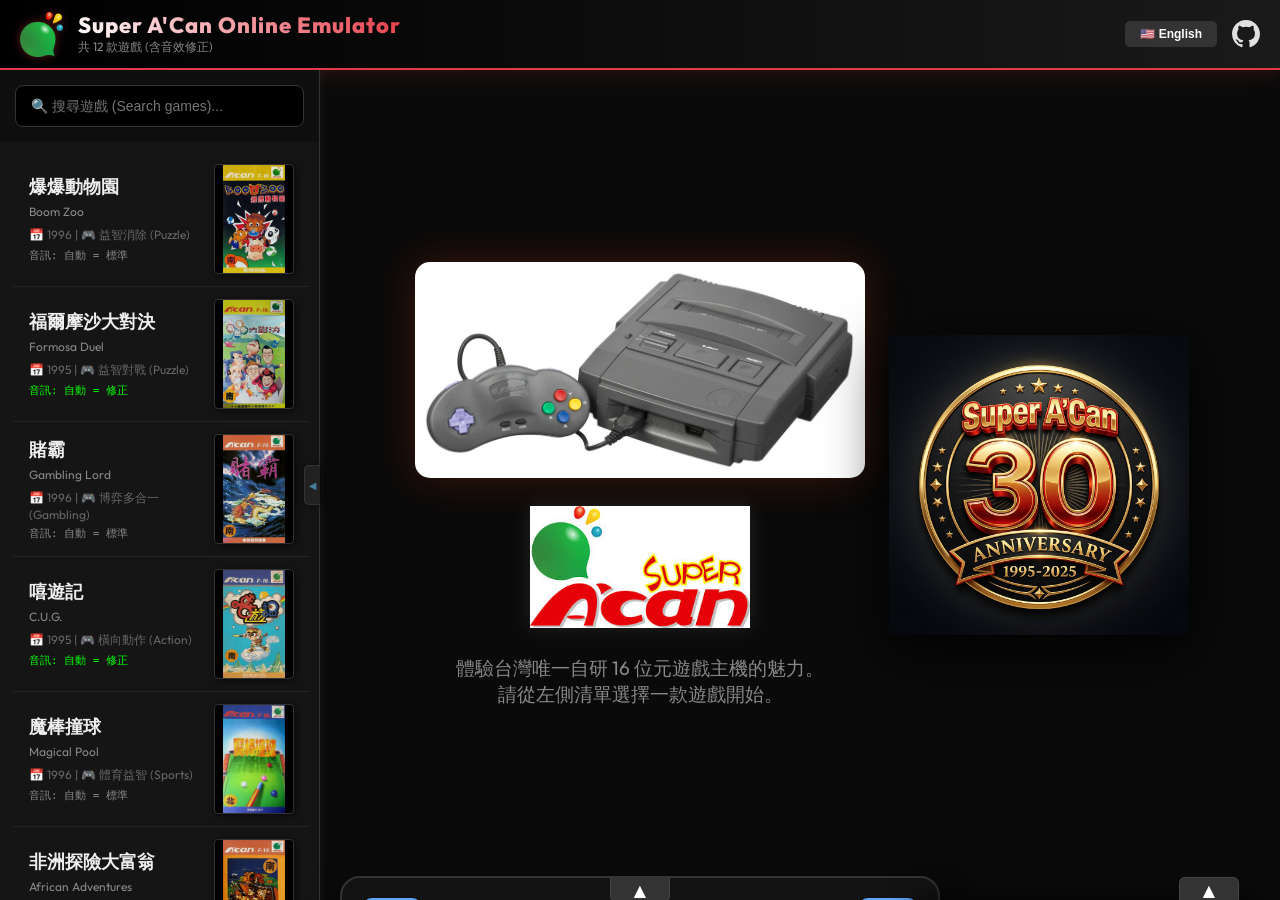
<file: index.html>
<!DOCTYPE html>
<html lang="zh-TW">
<head>
    <meta charset="utf-8">
    <meta name="viewport" content="width=device-width, initial-scale=1.0">
    <title>Super A'Can 線上模擬器 - Funtech 經典再現</title>
    <link rel="icon" type="image/png" href="logo.png">
    <link rel="stylesheet" href="index.css">
    <link rel="preconnect" href="https://fonts.googleapis.com">
    <link rel="preconnect" href="https://fonts.gstatic.com" crossorigin>
    <link href="https://fonts.googleapis.com/css2?family=Outfit:wght@400;600;800&display=swap" rel="stylesheet">
    <style>
        /* Custom Modal */
        .modal-overlay {
            position: fixed;
            top: 0;
            left: 0;
            width: 100%;
            height: 100%;
            background: rgba(0, 0, 0, 0.3);
            display: flex;
            align-items: center;
            justify-content: center;
            z-index: 10000;
            opacity: 0;
            pointer-events: none;
            transition: opacity 0.3s ease;
        }
        /* Default: Fit Mode */
        #canvas {
            width: 100% !important;
            height: auto !important;
            max-width: 100% !important;
            max-height: 100% !important;
            object-fit: contain;
            box-shadow: 0 0 50px rgba(0, 0, 0, 0.8), 0 0 2px var(--primary-color);
            background: #000;
            image-rendering: pixelated;
            image-rendering: crisp-edges;
            display: block;
            margin: 0 auto;
        }

        /* 2x Native Mode */
        #canvas.native-scale {
            width: 640px !important;
            height: 480px !important;
            max-width: none !important;
            max-height: none !important;
            position: absolute;
            top: 50%;
            left: 50%;
            transform: translate(-50%, -50%);
        }
        .modal-overlay.active {
            opacity: 1;
            pointer-events: auto;
        }
        .modal-content {
            background: #1a1a1a;
            border: 2px solid var(--primary-color);
            padding: 2rem;
            border-radius: 12px;
            text-align: center;
            max-width: 400px;
            box-shadow: 0 0 30px rgba(255, 61, 0, 0.3);
            transform: scale(0.9);
            transition: transform 0.3s ease;
        }
        .modal-overlay.active .modal-content {
            transform: scale(1);
        }
        .modal-title {
            color: var(--primary-color);
            font-size: 1.5rem;
            font-weight: 800;
            margin-bottom: 1rem;
        }
        .modal-body {
            color: #ccc;
            margin-bottom: 2rem;
            line-height: 1.6;
        }
        .modal-buttons {
            display: flex;
            gap: 1rem;
            justify-content: center;
        }
        
        /* Debug Drawer */
        .debug-drawer {
            position: fixed;
            bottom: -280px; /* Hide full height */
            right: 20px;
            width: 350px;
            height: 280px;
            background: rgba(0, 0, 0, 0.95);
            border: 1px solid #444;
            border-bottom: none;
            border-radius: 10px 10px 0 0;
            z-index: 10000;
            transition: bottom 0.3s cubic-bezier(0.4, 0, 0.2, 1);
            display: flex;
            flex-direction: column;
            box-shadow: 0 -5px 25px rgba(0,0,0,0.5);
        }
        /* Info Panel */
        .info-panel {
            width: 300px;
            height: 100%;
            min-height: 0;
            background: var(--panel-bg);
            border-left: 1px solid var(--border-color);
            padding: 20px;
            overflow-y: auto;
            transition: transform 0.3s cubic-bezier(0.4, 0, 0.2, 1), margin-right 0.3s cubic-bezier(0.4, 0, 0.2, 1);
            z-index: 1000;
            flex-shrink: 0;
        }

        .info-panel.collapsed {
            transform: translateX(100%);
            margin-right: -300px;
        }
        .debug-drawer.active {
            bottom: 0;
        }
        .debug-handle {
            width: 60px;
            height: 24px;
            background: #333;
            color: #fff;
            display: flex;
            align-items: center;
            justify-content: center;
            font-size: 16px;
            font-weight: 800;
            cursor: pointer;
            border-radius: 6px 6px 0 0;
            border: 1px solid #444;
            border-bottom: none;
            position: absolute;
            top: -24px;
            right: 20px;
            transition: background 0.2s, color 0.2s;
        }
        .debug-handle:hover {
            background: #333;
            color: var(--primary-color);
        }
        
        .debug-drawer.active .debug-handle {
            top: 0;
            border-radius: 0 0 6px 6px;
            border-top: none;
            border-bottom: 1px solid #444;
        }
        #debugLog {
            flex: 1;
            padding: 10px;
            font-family: monospace;
            font-size: 11px;
            color: #0f0;
            overflow-y: auto;
            user-select: text;
        }
    </style>
</head>
<body>
    <div class="header">
            <div class="header-left" onclick="goHome()" style="cursor: pointer;">
                <img src="logo.png" class="header-logo" alt="A'Can Logo">
                <div style="display: flex; flex-direction: column;">
                    <h1 style="margin: 0; line-height: 1.2;">Super A'Can Online Emulator</h1>
                    <p id="subTitle" style="font-size: 12px; color: var(--text-muted); margin: 0;"></p>
                </div>
            </div>
        <div class="header-right" style="display: flex; align-items: center; gap: 15px;">
            <button class="btn" id="langToggle">🇹🇼 中文</button>
            <a href="https://github.com/anomixer/superacan-web" class="github-icon" aria-label="View source on GitHub" target="_blank" rel="noopener noreferrer" style="color: var(--text-color); text-decoration: none; display: flex; align-items: center; transition: color 0.3s;">
                <svg height="28" aria-hidden="true" viewBox="0 0 16 16" width="28" data-view-component="true" style="fill: currentColor;">
                    <path d="M8 0c4.42 0 8 3.58 8 8a8.013 8.013 0 0 1-5.45 7.59c-.4.08-.55-.17-.55-.38 0-.27.01-1.13.01-2.2 0-.75-.25-1.23-.54-1.48 1.78-.2 3.65-.88 3.65-3.95 0-.88-.31-1.59-.82-2.15.08-.2.32-1.02-.08-2.12 0 0-.67-.22-2.2.82a7.42 7.42 0 0 0-4 0c-1.53-1.04-2.2-.82-2.2-.82-.4 1.1-.16 1.92-.08 2.12-.51.56-.82 1.28-.82 2.15 0 3.06 1.86 3.75 3.64 3.95-.23.2-.44.55-.51 1.07-.46.21-1.61.55-2.33-.66-.15-.24-.6-.83-1.23-.82-.67.01-.27.38.01.53.34.19.73.9.82 1.13.16.45.68 1.31 2.69.94 0 .67.01 1.3.01 1.49 0 .21-.15.45-.55.38A7.995 7.995 0 0 1 0 8c0-4.42 3.58-8 8-8Z"></path>
                </svg>
            </a>
        </div>
    </div>

    <div class="main-container">
        <!-- Sidebar -->
                    <div class="sidebar" id="sidebar">
                        <div class="search-container">
                            <input type="text" class="search-box" id="searchBox" placeholder="🔍 搜尋遊戲 (Search games)...">
                        </div>
                        <div class="game-list" id="gameList"></div>
                    </div>
                    
                    <div class="resizer" id="leftResizer"></div>
                    <div class="drawer-toggle left-toggle" id="sidebarToggle">◀</div>
                    <div class="drawer-toggle right-toggle" id="infoToggle">▶</div>
                    
                    <div class="emulator-area">
            <div class="welcome-screen" id="welcomeScreen">
                <div class="welcome-content">
                    <div class="welcome-main">
                        <a id="consoleLink" href="https://archive.org/details/Super-Acan-Manual" target="_blank" rel="noopener noreferrer">
                            <img src="console.jpg" class="welcome-console-img" alt="Super A'Can Console">
                        </a>
                        <a id="logoLink" href="https://archive.org/details/016ACAN" target="_blank" rel="noopener noreferrer">
                            <img src="welcome-logo.jpg" class="welcome-sub-logo" alt="Funtech Logo">
                        </a>
                        <p style="font-size: 1.2rem; color: #888; max-width: 600px;">
                            體驗台灣唯一自研 16 位元遊戲主機的魅力。<br>
                            請從左側清單選擇一款遊戲開始。
                        </p>
                    </div>
                    <img src="30th-anniversary.png" class="anniversary-badge-home" alt="30th Anniversary">
                </div>
            </div>

            <div class="emulator-container hidden" id="emulatorContainer">
                <div class="emulator-controls">
                    <div class="game-title-bar" id="gameTitleBar">載入中...</div>
                    <div class="control-buttons">
                        <button class="btn" id="muteBtn">🔈 靜音</button>
                        <button class="btn" id="videoBtn" title="切換影像渲染模式">🎨 渲染: 硬體</button>
                        <button class="btn" id="soundBtn" title="切換音訊核心模式">🎵 音訊: 自動</button>
                        <button class="btn btn-primary" id="reloadBtn">🔄 重啟</button>
                        <button class="btn" id="scaleBtn">🔍 2x</button>
                        <button class="btn" id="fullscreenBtn">📺 全螢幕</button>
                    </div>
                </div>
                <div class="emulator-content">
                    <div class="canvas-wrapper">
                        <canvas id="canvas"></canvas>
                        <div id="loadingTip" class="hidden" style="position: absolute; background: rgba(0,0,0,0.8); padding: 20px; border-radius: 10px; color: var(--primary-color); z-index: 10;">
                            🚀 正在加載 WASM 核心，請稍候...
                        </div>
                    </div>

                    <div class="resizer" id="rightResizer"></div>
                    <div class="info-panel" id="infoPanel">
                        <div class="info-section">
                            <h4>遊戲資訊 (Game Info)</h4>
                            <div id="gameInfoContent"></div>
                        </div>
                        <div class="info-section" id="controlsSection">
                            <h4>控制說明 (Controls)</h4>
                            <table class="control-table" id="p1p2Table">
                                <thead>
                                    <tr id="tableHeader"></tr>
                                </thead>
                                <tbody id="tableBody"></tbody>
                            </table>
                        </div>
                        <div class="info-section" id="mameSection">
                            <h4>MAME 操作</h4>
                            <table class="control-table">
                                <thead>
                                    <tr id="mameHeader"></tr>
                                </thead>
                                <tbody id="mameBody"></tbody>
                            </table>
                        </div>
                        <div class="info-section" id="aboutSection">
                            <h4>關於 Super A'Can</h4>
                            <p id="aboutText" style="margin-bottom: 10px;">...</p>
                            <div id="specsText" style="font-size: 11px; color: #aaa; background: #222; padding: 10px; border-radius: 5px; font-family: monospace;"></div>
                        </div>
                    </div>
                </div>
            </div>
        </div>
    </div>

    <!-- Custom Modal -->
    <div class="modal-overlay" id="confirmModal">
        <div class="modal-content">
            <div class="modal-title">切換遊戲？</div>
            <div class="modal-body">
                切換遊戲需要重新啟動模擬器環境，確定要離開目前的遊戲嗎？
            </div>
            <div class="modal-buttons">
                <button class="btn" id="modalCancel">取消</button>
                <button class="btn btn-primary" id="modalConfirm">確定</button>
            </div>
        </div>
    </div>

    <!-- Scripts -->
    <script src="games.js"></script>
    <script src="loader.js"></script>

    <script>
        // Global State
        let currentGame = null;
        let currentLang = localStorage.getItem('lang') || 'zh';

        const langMap = {
            zh: {
                title: "Super A'Can Online Emulator",
                subtitle: "共 12 款遊戲 (含音效修正)",
                searchPlaceholder: "🔍 搜尋遊戲 (Search games)...",
                langBtn: "🇺🇸 English",
                gameInfo: "遊戲資訊",
                controls: "控制說明 (可按 TAB 叫出選單更改)",
                mameKeys: "MAME 操作",
                aboutAcan: "關於 Super A'Can",
                arrows: "方向鍵: 移動",
                mameCols: ["按鍵", "功能"],
                mameData: [
                    ["Shift+F6", "快速存檔"],
                    ["Shift+F7", "快速讀檔"],
                    ["F6 + 0~9", "指定存檔位"],
                    ["F7 + 0~9", "指定讀檔位"],
                    ["TAB", "MAME 選單"],
                    ["F3", "硬體重置"],
                    ["F5", "暫停遊戲"]
                ],
                mameMenu: "TAB: MAME 選單",
                mameReset: "F3: 硬體重置",
                mamePause: "F5: 暫停遊戲",
                p1p2Cols: ["按鈕", "1P", "2P"],
                p1p2Data: [
                    ["移動", "方向鍵", "RFDG"],
                    ["A", "Ctrl", "A"],
                    ["X", "Alt", "S"],
                    ["B", "Space", "Q"],
                    ["Y", "L-Shift", "W"],
                    ["L", "Z", "E"],
                    ["R", "X", "None"],
                    ["Select", "5", "6"],
                    ["Start", "1", "2"]
                ],
                history: "Super A'Can 是 1995 年由台灣敦煌科技推出的 16 位元遊戲主機。它搭載了強大的 Motorola 68000 處理器，性能在當時足以與世嘉 MD 和任天堂超任匹敵，是台灣遊戲產業史上的傳奇里程碑。",
                specs: "【主要規格】\n- CPU: Motorola 68000 @ 10.74 MHz\n- Sub-CPU: MOS 6502 @ 3.58 MHz\n- Resolution: 320x240, 32768 Colors\n- Sound: 24 Channel PCM\n- VRAM: 128KB | RAM: 64KB",
                mute: "🔈 靜音",
                unmute: "🔊 取消靜音",
                reload: "🔄 重啟",
                fullscreen: "📺 全螢幕",
                scaleFit: "🔍 切成縮放適應",
                scaleNative: "🔍 切成原生 2x",
                videoAccel: "🎨 渲染: 硬體",
                videoSoft: "🎨 渲染: 軟體",
                soundAuto: "🎵 音訊: 自動",
                soundOriginal: "🎵 音訊: 標準",
                soundFixed: "🎵 音訊: 修正",
                videoTitle: "切換影像渲染模式",
                soundTitle: "切換音訊核心模式",
                tipSoundAuto: "已切換為 自動選擇音訊核心 (重啟後生效)",
                tipSoundOriginal: "已切換為 標準音訊核心 (重啟後生效)",
                tipSoundFixed: "已切換為 修正音訊核心 (重啟後生效)",
                tipAccel: "已切換為 硬體加速 (重啟後生效)",
                tipSoft: "已切換為 軟體渲染 (重啟後生效)",
                loading: "🚀 正在加載 WASM 核心，請稍候...",
                welcomeTip: "請從左側清單選擇一款遊戲開始。",
                welcomeTitle: "體驗台灣唯一自研 16 位元遊戲主機的魅力。",
                consoleManual: "A'Can 使用說明書",
                logoSpecial: "尖端出版社 電視遊樂雜誌 特別企劃 A'Can特輯 - 介紹台灣本土於1995年推出的 Super A'Can 遊戲機與軟體.",
                exitTitle: "退出遊戲？",
                exitBody: "確定要離開目前的遊戲回到首頁嗎？",
                switchTitle: "切換遊戲？",
                switchBody: "切換遊戲需要重新啟動模擬器環境，確定要離開目前的遊戲嗎？",
                confirm: "確定",
                cancel: "取消"
            },
            en: {
                title: "Super A'Can Online Emulator",
                subtitle: "12 Games Included (with Sound Fixes)",
                searchPlaceholder: "🔍 Search games...",
                langBtn: "🇹🇼 中文",
                gameInfo: "Game Information",
                controls: "Controls (Press TAB to customize)",
                mameKeys: "Emulator Hotkeys",
                aboutAcan: "About Super A'Can",
                arrows: "Arrows: Move",
                mameCols: ["Key", "Action"],
                mameData: [
                    ["Shift+F6", "Quick Save"],
                    ["Shift+F7", "Quick Load"],
                    ["F6 + 0~9", "Save to Slot"],
                    ["F7 + 0~9", "Load from Slot"],
                    ["TAB", "MAME Menu"],
                    ["F3", "Soft Reset"],
                    ["F5", "Pause Game"]
                ],
                mameMenu: "TAB: MAME Menu",
                mameReset: "F3: Soft Reset",
                mamePause: "F5: Pause Game",
                p1p2Cols: ["Button", "1P", "2P"],
                p1p2Data: [
                    ["Move", "Arrows", "RFDG"],
                    ["A", "Ctrl", "A"],
                    ["X", "Alt", "S"],
                    ["B", "Space", "Q"],
                    ["Y", "L-Shift", "W"],
                    ["L", "Z", "E"],
                    ["R", "X", "None"],
                    ["Select", "5", "6"],
                    ["Start", "1", "2"]
                ],
                history: "Released in 1995 by Funtech (Taiwan), the Super A'Can was a powerful 16-bit console featuring a Motorola 68000 CPU. It was technically superior to many competitors and remains a legendary milestone in Taiwan's gaming history.",
                specs: "[Specifications]\n- CPU: Motorola 68000 @ 10.74 MHz\n- Sub-CPU: MOS 6502 @ 3.58 MHz\n- Resolution: 320x240, 32768 Colors\n- Sound: 24 Channel PCM\n- VRAM: 128KB | RAM: 64KB",
                mute: "🔈 Mute",
                unmute: "🔊 Unmute",
                reload: "🔄 Restart",
                fullscreen: "📺 Fullscreen",
                scaleFit: "🔍 Switch to Fit Screen",
                scaleNative: "🔍 Switch to Native 2x",
                videoAccel: "🎨 Video: Hardware",
                videoSoft: "🎨 Video: Software",
                soundAuto: "🎵 Sound: Auto",
                soundOriginal: "🎵 Sound: Original",
                soundFixed: "🎵 Sound: Fixed",
                videoTitle: "Toggle video rendering mode",
                soundTitle: "Toggle audio core mode",
                tipSoundAuto: "Switched to Auto Sound Core (Takes effect after restart)",
                tipSoundOriginal: "Switched to Original Sound Core (Takes effect after restart)",
                tipSoundFixed: "Switched to Fixed Sound Core (Takes effect after restart)",
                tipAccel: "Switched to Hardware Acceleration (Takes effect after restart)",
                tipSoft: "Switched to Software Rendering (Takes effect after restart)",
                loading: "🚀 Loading WASM core, please wait...",
                welcomeTip: "Please select a game from the list to start.",
                welcomeTitle: "Experience Taiwan's only self-developed 16-bit console.",
                consoleManual: "A'Can Manual (Chinese)",
                logoSpecial: "The special issue, published by Sharp Point Publishing（尖端出版）in 1995, when Taiwanese game console Super A'Can unveiled. (Chinese)",
                exitTitle: "Quit Game?",
                exitBody: "Are you sure you want to quit and return to home?",
                switchTitle: "Switch Game?",
                switchBody: "Switching games requires restarting the emulator environment. Are you sure you want to leave?",
                confirm: "Confirm",
                cancel: "Cancel"
            }
        };

        function updateUIStrings() {
            const t = langMap[currentLang];
            const h1 = document.querySelector('.header-left h1');
            if (h1) h1.textContent = t.title;
            
            const subTitle = document.getElementById('subTitle');
            if (subTitle) subTitle.textContent = t.subtitle;
            document.getElementById('searchBox').placeholder = t.searchPlaceholder;
            
            const consoleLink = document.getElementById('consoleLink');
            if (consoleLink) consoleLink.title = t.consoleManual;
            
            const logoLink = document.getElementById('logoLink');
            if (logoLink) logoLink.title = t.logoSpecial;
            document.getElementById('langToggle').textContent = t.langBtn;
            document.getElementById('loadingTip').textContent = t.loading;
            
            // Buttons
            const muteBtn = document.getElementById('muteBtn');
            const isMuted = muteBtn.textContent.includes('取消') || muteBtn.textContent.includes('Unmute');
            muteBtn.textContent = isMuted ? t.unmute : t.mute;
            document.getElementById('reloadBtn').textContent = t.reload;
            document.getElementById('fullscreenBtn').textContent = t.fullscreen;
            
            const scaleBtn = document.getElementById('scaleBtn');
            const isNative = document.getElementById('canvas').classList.contains('native-scale');
            scaleBtn.textContent = isNative ? t.scaleFit : t.scaleNative;

            const videoBtn = document.getElementById('videoBtn');
            if (videoBtn) {
                videoBtn.textContent = window.videoMode === 'accel' ? t.videoAccel : t.videoSoft;
                videoBtn.title = t.videoTitle;
            }
            const soundBtn = document.getElementById('soundBtn');
            if (soundBtn) {
                soundBtn.title = t.soundTitle;
                if (window.soundMode === 'fixed') soundBtn.textContent = t.soundFixed;
                else if (window.soundMode === 'original') soundBtn.textContent = t.soundOriginal;
                else soundBtn.textContent = t.soundAuto;
            }

            const welcomeContent = document.querySelector('.welcome-content p');
            if (welcomeContent) {
                welcomeContent.innerHTML = `${t.welcomeTitle}<br>${t.welcomeTip}`;
            }

            // Update Global UI Labels
            const sections = document.querySelectorAll('.info-section h4');
            if (sections.length >= 4) {
                sections[0].textContent = t.gameInfo;
                sections[1].textContent = t.controls;
                sections[2].textContent = t.mameKeys;
                sections[3].textContent = t.aboutAcan;
            }

            const tableHeader = document.getElementById('tableHeader');
            if (tableHeader) {
                tableHeader.innerHTML = t.p1p2Cols.map(c => `<th>${c}</th>`).join('');
            }
            const tableBody = document.getElementById('tableBody');
            if (tableBody) {
                tableBody.innerHTML = t.p1p2Data.map(row => 
                    `<tr>${row.map(cell => `<td>${cell}</td>`).join('')}</tr>`
                ).join('');
            }

            const mameHeader = document.getElementById('mameHeader');
            if (mameHeader) {
                mameHeader.innerHTML = t.mameCols.map(c => `<th>${c}</th>`).join('');
            }
            const mameBody = document.getElementById('mameBody');
            if (mameBody) {
                mameBody.innerHTML = t.mameData.map(row => 
                    `<tr>${row.map(cell => `<td>${cell}</td>`).join('')}</tr>`
                ).join('');
            }

            const aboutText = document.getElementById('aboutText');
            if (aboutText) {
                aboutText.textContent = t.history;
            }

            const specsText = document.getElementById('specsText');
            if (specsText) {
                specsText.innerHTML = t.specs.replace(/\n/g, '<br>');
            }

            // Refresh current game info if selected
            if (currentGame) {
                updateInfoPanel(currentGame);
            }

            document.getElementById('modalConfirm').textContent = t.confirm;
            document.getElementById('modalCancel').textContent = t.cancel;

            renderGames(document.getElementById('searchBox').value);
        }

        // Elements
        const gameList = document.getElementById('gameList');
        const searchBox = document.getElementById('searchBox');
        const welcomeScreen = document.getElementById('welcomeScreen');
        const emulatorContainer = document.getElementById('emulatorContainer');
        const gameTitleBar = document.getElementById('gameTitleBar');
        const loadingTip = document.getElementById('loadingTip');

        // Initialization
        window.addEventListener('load', () => {
            updateUIStrings(); // Populate all labels and content immediately
            setupInteractions();
            checkAutoStart();
        });

        // Global callback for loader status
        window.onEmulatorStatus = (text) => {
            if (text && text.includes('Preparing')) {
                loadingTip.classList.remove('hidden');
            } else if (!text || text.includes('complete')) {
                setTimeout(() => loadingTip.classList.add('hidden'), 2000);
            }
        };

        function renderGames(filter = '') {
            gameList.innerHTML = '';
            const filterLower = filter.toLowerCase();
            const filtered = window.games.filter(g => 
                g.name.toLowerCase().includes(filterLower) || 
                g.nameCh.toLowerCase().includes(filterLower)
            );
            const noisyGames = ['formduel', 'jttlaugh', 'speedyd', 'staiwbbl'];

            filtered.forEach(game => {
                const item = document.createElement('div');
                item.className = `game-item ${currentGame?.id === game.id ? 'active' : ''}`;
                const displayName = currentLang === 'zh' ? game.nameCh : game.name;
                const subName = currentLang === 'zh' ? game.name : game.nameCh;
                
                const isNoisy = noisyGames.includes(game.id);
                const soundStatus = currentLang === 'zh' ? 
                    (isNoisy ? '音訊: 自動 = 修正' : '音訊: 自動 = 標準') : 
                    (isNoisy ? 'Sound: Auto = Fixed' : 'Sound: Auto = Original');
                const soundColor = isNoisy ? '#00ff00' : '#888';

                item.innerHTML = `
                    <div class="game-item-info">
                        <h3>${displayName}</h3>
                        <div class="name-en">${subName}</div>
                        <div class="meta">📅 ${game.year} | 🎮 ${game.genre}</div>
                        <div style="font-size: 11px; color: ${soundColor}; margin-top: 4px; font-family: monospace;">${soundStatus}</div>
                    </div>
                    <div class="game-item-thumb">
                        <img src="thumbs/${game.id}.png" 
                             onerror="if(this.src.endsWith('.png')){this.src='thumbs/${game.id}.jpg'}else{this.src='logo.png'}" 
                             alt="${game.name}">
                    </div>
                `;
                item.onclick = () => selectGame(game, item);
                gameList.appendChild(item);
            });
        }

        async function selectGame(game, itemElement) {
            if (currentGame?.id === game.id) return;
            
            // MAME/Emscripten usually doesn't like hot-swapping the whole core
            if (window.Module) {
                const t = langMap[currentLang];
                showModal(() => {
                    sessionStorage.setItem('auto_start_id', game.id);
                    window.location.reload();
                }, t.switchTitle, t.switchBody);
                return;
            }

            currentGame = game;
            document.querySelectorAll('.game-item').forEach(el => el.classList.remove('active'));
            itemElement.classList.add('active');
            
            // Ensure selected item is visible in the sidebar
            itemElement.scrollIntoView({ behavior: 'smooth', block: 'nearest' });

            welcomeScreen.classList.add('hidden');
            emulatorContainer.classList.remove('hidden');
            
            // Auto close sidebar on mobile after selection
            if (window.innerWidth <= 768) {
                const sidebar = document.getElementById('sidebar');
                if (!sidebar.classList.contains('collapsed')) {
                    document.getElementById('sidebarToggle').click();
                }
            }
            
            // Sync toggle positions after showing container
            setTimeout(() => {
                const sidebar = document.getElementById('sidebar');
                const infoPanel = document.getElementById('infoPanel');
                document.getElementById('sidebarToggle').style.left = sidebar.classList.contains('collapsed') ? '0' : `${sidebar.offsetWidth - 16}px`;
                document.getElementById('infoToggle').style.right = infoPanel.classList.contains('collapsed') ? '0' : `${infoPanel.offsetWidth - 16}px`;
            }, 50);

            updateInfoPanel(game);
            await startEmulator(game);
        }

        function goHome() {
            sessionStorage.removeItem('auto_start_id');
            window.location.reload();
        }

        function toggleDebugDrawer(show) {
            const drawer = document.getElementById('debugDrawer');
            const arrow = document.getElementById('debugArrow');
            
            if (show === true) drawer.classList.add('active');
            else if (show === false) drawer.classList.remove('active');
            else drawer.classList.toggle('active');

            if (arrow) {
                arrow.textContent = drawer.classList.contains('active') ? '▼' : '▲';
            }
        }

        function showModal(onConfirm, title, body) {
            const modal = document.getElementById('confirmModal');
            const confirmBtn = document.getElementById('modalConfirm');
            const cancelBtn = document.getElementById('modalCancel');
            const modalTitle = modal.querySelector('.modal-title');
            const modalBody = modal.querySelector('.modal-body');

            const t = langMap[currentLang];
            confirmBtn.textContent = t.confirm;
            cancelBtn.textContent = t.cancel;

            if (title) modalTitle.textContent = title;
            if (body) modalBody.textContent = body;

            modal.classList.add('active');

            confirmBtn.onclick = () => {
                modal.classList.remove('active');
                onConfirm();
            };

            cancelBtn.onclick = () => {
                modal.classList.remove('active');
            };
        }

        function updateInfoPanel(game) {
            const content = document.getElementById('gameInfoContent');
            const labels = currentLang === 'zh' ? 
                { name: '名稱', en: '英文名', genre: '類型', year: '年份', dev: '開發商' } :
                { name: 'Name', en: 'English', genre: 'Genre', year: 'Year', dev: 'Dev' };

            content.innerHTML = `
                <p><strong>${labels.name}:</strong> ${game.nameCh}</p>
                <p><strong>${labels.en}:</strong> ${game.name}</p>
                <p><strong>${labels.genre}:</strong> ${game.genre}</p>
                <p><strong>${labels.year}:</strong> ${game.year}</p>
                <p><strong>${labels.dev}:</strong> ${game.developer}</p>
                <p style="margin-top:10px; color: #888;">${currentLang === 'zh' ? game.descCh : game.descEn}</p>
            `;
            gameTitleBar.textContent = `${currentLang === 'zh' ? game.nameCh : game.name}`;
        }

        async function startEmulator(game) {
            loadingTip.classList.remove('hidden');
            const canvas = document.getElementById('canvas');
            await window.AcanEmulator.start(canvas, game);
        }

        function setupInteractions() {
            searchBox.addEventListener('input', (e) => renderGames(e.target.value));

            const sidebar = document.getElementById('sidebar');
            const infoPanel = document.getElementById('infoPanel');
            const sidebarToggle = document.getElementById('sidebarToggle');
            const infoToggle = document.getElementById('infoToggle');
            const leftResizer = document.getElementById('leftResizer');
            const rightResizer = document.getElementById('rightResizer');

            function toggleSidebar() {
                const isCollapsed = sidebar.classList.toggle('collapsed');
                sidebarToggle.textContent = isCollapsed ? '▶' : '◀';
                const currentWidth = sidebar.offsetWidth;
                if (isCollapsed) {
                    sidebar.style.marginRight = `-${currentWidth}px`;
                    sidebarToggle.style.left = '0';
                    sidebarToggle.classList.remove('embedded');
                } else {
                    sidebar.style.marginRight = '0';
                    sidebarToggle.style.left = `${currentWidth - 16}px`;
                    sidebarToggle.classList.add('embedded');
                }
                leftResizer.style.display = isCollapsed ? 'none' : 'flex';
            }

            function toggleInfo() {
                const isCollapsed = infoPanel.classList.toggle('collapsed');
                infoToggle.textContent = isCollapsed ? '◀' : '▶';
                const currentWidth = infoPanel.offsetWidth;
                if (isCollapsed) {
                    infoPanel.style.marginRight = `-${currentWidth}px`;
                    infoToggle.style.right = '0';
                    infoToggle.classList.remove('embedded');
                } else {
                    infoPanel.style.marginRight = '0';
                    infoToggle.style.right = `${currentWidth - 16}px`;
                    infoToggle.classList.add('embedded');
                }
                rightResizer.style.display = isCollapsed ? 'none' : 'flex';
            }

            sidebarToggle.onclick = (e) => { e.stopPropagation(); toggleSidebar(); };
            infoToggle.onclick = (e) => { e.stopPropagation(); toggleInfo(); };

            // Initial Position Sync
            const isSidebarCollapsed = sidebar.classList.contains('collapsed');
            sidebarToggle.style.left = isSidebarCollapsed ? '0' : `${sidebar.offsetWidth - 16}px`;
            if (!isSidebarCollapsed) sidebarToggle.classList.add('embedded');
            
            const isInfoCollapsed = infoPanel.classList.contains('collapsed');
            infoToggle.style.right = isInfoCollapsed ? '0' : `${infoPanel.offsetWidth - 16}px`;
            if (!isInfoCollapsed) infoToggle.classList.add('embedded');

            // Mobile optimization: Collapse right frame by default
            if (window.innerWidth <= 768) {
                infoPanel.classList.add('collapsed');
                infoToggle.textContent = '◀';
                infoToggle.style.right = '0';
                rightResizer.style.display = 'none';
                infoPanel.style.marginRight = `-${infoPanel.offsetWidth}px`;
            }

            // Resizing Logic
            let isResizingLeft = false;
            let isResizingRight = false;

            leftResizer.onmousedown = (e) => {
                if (e.target === sidebarToggle) return;
                isResizingLeft = true;
                document.body.style.cursor = 'col-resize';
            };

            rightResizer.onmousedown = (e) => {
                if (e.target === infoToggle) return;
                isResizingRight = true;
                document.body.style.cursor = 'col-resize';
            };

            window.onmousemove = (e) => {
                if (isResizingLeft) {
                    const newWidth = e.clientX;
                    if (newWidth > 200 && newWidth < 600) {
                        sidebar.style.width = `${newWidth}px`;
                        sidebarToggle.style.left = `${newWidth}px`;
                    }
                }
                if (isResizingRight) {
                    const rect = document.querySelector('.emulator-content').getBoundingClientRect();
                    const newWidth = rect.right - e.clientX;
                    if (newWidth > 200 && newWidth < 500) {
                        infoPanel.style.width = `${newWidth}px`;
                        infoToggle.style.right = `${newWidth}px`;
                    }
                }
            };

            window.onmouseup = () => {
                isResizingLeft = false;
                isResizingRight = false;
                document.body.style.cursor = 'default';
            };

            // Mobile Auto-Close
            window.addEventListener('click', (e) => {
                if (window.innerWidth <= 768) {
                    if (!sidebar.contains(e.target) && !sidebar.classList.contains('collapsed') && !sidebarToggle.contains(e.target)) {
                        toggleSidebar();
                    }
                    if (!infoPanel.contains(e.target) && !infoPanel.classList.contains('collapsed') && !infoToggle.contains(e.target)) {
                        toggleInfo();
                    }
                }
            });

            // Mobile/Desktop switch resize listener
            let wasMobile = window.innerWidth <= 768;
            window.addEventListener('resize', () => {
                const isMobile = window.innerWidth <= 768;
                if (isMobile !== wasMobile) {
                    wasMobile = isMobile;
                    if (currentGame) {
                        const canvas = document.getElementById('canvas');
                        // Force Fit to Screen mode
                        canvas.classList.remove('native-scale');
                        canvas.width = 320;
                        canvas.height = 240;
                        canvas.style.width = '';
                        canvas.style.height = '';
                        
                        // Update button text
                        const t = langMap[currentLang];
                        const scaleBtn = document.getElementById('scaleBtn');
                        if (scaleBtn) scaleBtn.textContent = t.scaleNative; // Since it's now Fit to Screen, button shows "Native 2x"
                        
                        // Trigger resize for MAME
                        window.dispatchEvent(new Event('resize'));
                        
                        // Force collapse sidebars on mobile if open
                        if (isMobile) {
                            const sidebar = document.getElementById('sidebar');
                            const infoPanel = document.getElementById('infoPanel');
                            if (sidebar && !sidebar.classList.contains('collapsed')) {
                                toggleSidebar();
                            }
                            if (infoPanel && !infoPanel.classList.contains('collapsed')) {
                                toggleInfo();
                            }
                        }
                    }
                }
            });

            // Intercept keys
            window.addEventListener('keydown', (e) => {
                if (e.key === 'Escape') {
                    if (!document.fullscreenElement && !document.webkitFullscreenElement && currentGame) {
                        e.preventDefault();
                        e.stopPropagation();
                        const t = langMap[currentLang];
                        showModal(() => {
                            goHome();
                        }, t.exitTitle, t.exitBody);
                    }
                }
                if (e.key === 'F5' && currentGame) {
                    e.preventDefault(); // Prevent browser refresh
                }
            }, true);
            
            let isMuted = false;
            document.getElementById('muteBtn').onclick = () => {
                isMuted = !isMuted;
                window.AcanEmulator.toggleMute(isMuted);
                const t = langMap[currentLang];
                document.getElementById('muteBtn').textContent = isMuted ? t.unmute : t.mute;
            };

            // Video Mode Toggle
            const tInit = langMap[currentLang];
            window.videoMode = localStorage.getItem('videoMode') === 'soft' ? 'soft' : 'accel';
            document.getElementById('videoBtn').textContent = window.videoMode === 'accel' ? tInit.videoAccel : tInit.videoSoft;

            // Scale Mode Init
            const scaleMode = localStorage.getItem('scaleMode');
            const canvasElem = document.getElementById('canvas');
            if (scaleMode === 'native') {
                canvasElem.classList.add('native-scale');
                document.getElementById('scaleBtn').textContent = langMap[currentLang].scaleFit;
            }
            
            document.getElementById('videoBtn').onclick = () => {
                window.videoMode = window.videoMode === 'accel' ? 'soft' : 'accel';
                const t = langMap[currentLang];
                document.getElementById('videoBtn').textContent = window.videoMode === 'accel' ? t.videoAccel : t.videoSoft;
                
                // 使用 localStorage 記憶設定，不改動 URL，避免智障伺服器 404
                localStorage.setItem('videoMode', window.videoMode);
                
                // Show floating tip
                const tip = document.createElement('div');
                tip.style.cssText = 'position: fixed; top: 20px; right: 20px; background: rgba(0,0,0,0.8); color: var(--primary-color); padding: 10px 20px; border-radius: 5px; z-index: 10000; border: 1px solid var(--primary-color);';
                tip.textContent = window.videoMode === 'accel' ? t.tipAccel : t.tipSoft;
                document.body.appendChild(tip);
                setTimeout(() => tip.remove(), 2000);
            };

            // Sound Mode Init
            window.soundMode = localStorage.getItem('soundMode') || 'auto';

            document.getElementById('soundBtn').onclick = () => {
                const states = ['auto', 'original', 'fixed'];
                let idx = states.indexOf(window.soundMode);
                idx = (idx + 1) % states.length;
                window.soundMode = states[idx];
                localStorage.setItem('soundMode', window.soundMode);
                updateUIStrings();

                const t = langMap[currentLang];
                const tip = document.createElement('div');
                tip.style.cssText = 'position: fixed; top: 20px; right: 20px; background: rgba(0,0,0,0.8); color: var(--primary-color); padding: 10px 20px; border-radius: 5px; z-index: 10000; border: 1px solid var(--primary-color);';
                
                if (window.soundMode === 'fixed') tip.textContent = t.tipSoundFixed;
                else if (window.soundMode === 'original') tip.textContent = t.tipSoundOriginal;
                else tip.textContent = t.tipSoundAuto;
                
                document.body.appendChild(tip);
                setTimeout(() => tip.remove(), 2000);
            };

            document.getElementById('langToggle').onclick = () => {
                currentLang = currentLang === 'zh' ? 'en' : 'zh';
                localStorage.setItem('lang', currentLang);
                updateUIStrings();
            };

            document.getElementById('reloadBtn').onclick = () => {
                if (currentGame) {
                    sessionStorage.setItem('auto_start_id', currentGame.id);
                    window.location.reload();
                }
            };

            document.getElementById('fullscreenBtn').onclick = () => {
                const elem = document.getElementById('canvas');
                if (elem.requestFullscreen) elem.requestFullscreen();
                else if (elem.webkitRequestFullscreen) elem.webkitRequestFullscreen();
                
                // Listen for exiting fullscreen to reset resolution
                const exitHandler = () => {
                    if (!document.fullscreenElement && !document.webkitFullscreenElement) {
                        const canvas = document.getElementById('canvas');
                        canvas.width = 320;
                        canvas.height = 240;
                        window.dispatchEvent(new Event('resize'));
                        document.removeEventListener('fullscreenchange', exitHandler);
                        document.removeEventListener('webkitfullscreenchange', exitHandler);
                    }
                };
                document.addEventListener('fullscreenchange', exitHandler);
                document.addEventListener('webkitfullscreenchange', exitHandler);
            };

            document.getElementById('scaleBtn').onclick = () => {
                const canvas = document.getElementById('canvas');
                const isNative = canvas.classList.toggle('native-scale');
                
                // 使用 localStorage 記憶設定
                localStorage.setItem('scaleMode', isNative ? 'native' : 'fit');
                
                // FORCE RESET: When toggling, reset the internal attributes to native A'Can resolution
                // This stops MAME from keeping fullscreen-sized attributes in windowed mode
                canvas.width = 320;
                canvas.height = 240;
                
                // Clear inline styles
                canvas.style.width = '';
                canvas.style.height = '';

                const t = langMap[currentLang];
                document.getElementById('scaleBtn').textContent = isNative ? t.scaleFit : t.scaleNative;
                
                // Trigger a window resize event to tell MAME to recalculate
                window.dispatchEvent(new Event('resize'));
            };
        }

        function checkAutoStart() {
            const autoStartId = sessionStorage.getItem('auto_start_id');
            if (autoStartId) {
                sessionStorage.removeItem('auto_start_id');
                const game = window.games.find(g => g.id === autoStartId);
                if (game) {
                    setTimeout(() => {
                        const items = document.querySelectorAll('.game-item');
                        for (let item of items) {
                            if (item.innerText.includes(game.nameCh)) {
                                selectGame(game, item);
                                break;
                            }
                        }
                    }, 300);
                }
            }
        }
    </script>
    
    <!-- Virtual Joypad Script -->
    <script>
        function initVirtualJoypad() {
            const buttons = document.querySelectorAll('.joy-btn-trigger');
            console.log(`[Joypad] Initializing ${buttons.length} buttons`);
            
            buttons.forEach(btn => {
                const keyAttr = btn.getAttribute('data-key');
                const codeAttr = btn.getAttribute('data-code');
                const keysAttr = btn.getAttribute('data-keys');
                const codesAttr = btn.getAttribute('data-codes');
                
                const keys = keysAttr ? keysAttr.split(',') : [keyAttr];
                const codes = codesAttr ? codesAttr.split(',') : [codeAttr];
                
                const handlePress = (e) => {
                    e.preventDefault();
                    // Simulate keydown
                    keys.forEach((key, index) => {
                        if (!key) return;
                        const event = new KeyboardEvent('keydown', { 
                            key: key, 
                            code: codes[index], 
                            bubbles: true,
                            cancelable: true
                        });
                        document.dispatchEvent(event);
                    });
                    
                    // Add active class for visual feedback on touch
                    if (!btn.classList.contains('dpad-diag')) {
                        btn.style.transform = 'translateY(4px)';
                        btn.style.boxShadow = '0 0 0 #111';
                        btn.style.background = 'var(--primary-color)';
                    }
                };
                
                const handleRelease = (e) => {
                    e.preventDefault();
                    // Simulate keyup
                    keys.forEach((key, index) => {
                        if (!key) return;
                        const event = new KeyboardEvent('keyup', { 
                            key: key, 
                            code: codes[index], 
                            bubbles: true,
                            cancelable: true
                        });
                        document.dispatchEvent(event);
                    });
                    
                    // Reset style
                    btn.style.transform = '';
                    btn.style.boxShadow = '';
                    btn.style.background = '';
                };
                
                btn.addEventListener('touchstart', handlePress, { passive: false });
                btn.addEventListener('touchend', handleRelease, { passive: false });
                btn.addEventListener('touchcancel', handleRelease, { passive: false });
                
                // Also support mouse for testing on desktop
                btn.addEventListener('mousedown', handlePress);
                btn.addEventListener('mouseup', handleRelease);
                btn.addEventListener('mouseleave', handleRelease);
            });
        }
        
        // Initialize when window loads
        window.addEventListener('load', () => {
            setTimeout(initVirtualJoypad, 1000);
        });

        function toggleControllerDrawer(show) {
            const drawer = document.getElementById('controllerDrawer');
            const arrow = document.getElementById('controllerArrow');
            const canvas = document.getElementById('canvas');
            
            if (show === true) drawer.classList.add('active');
            else if (show === false) drawer.classList.remove('active');
            else drawer.classList.toggle('active');
            
            const isActive = drawer.classList.contains('active');
            if (arrow) {
                arrow.textContent = isActive ? '▼' : '▲';
            }
            
            // Shrink canvas on desktop when drawer is active to prevent overlap
            if (window.innerWidth > 768) {
                if (isActive) {
                    canvas.style.setProperty('max-height', 'calc(100vh - 460px)', 'important');
                } else {
                    canvas.style.setProperty('max-height', '100%', 'important');
                }
                
                // Force reset canvas attributes to help MAME recalculate
                canvas.width = 320;
                canvas.height = 240;
                
                setTimeout(() => window.dispatchEvent(new Event('resize')), 300); // Wait for transition
            }
        }
    </script>



    <!-- Controller Drawer -->
    <div id="controllerDrawer" class="controller-drawer">
        <div class="controller-content">
            <div class="virtual-joypad" id="virtualJoypad" style="display: flex; margin: 0 auto;">
                <div class="controller-handle" onclick="toggleControllerDrawer()">
                    <span id="controllerArrow">▲</span>
                </div>
                <div class="joypad-top">
                    <div class="joy-btn-trigger" data-key="z" data-code="KeyZ" id="btnL">L</div>
                    <div class="center-buttons mobile-only">
                        <div class="joy-btn-trigger btn-small" data-key="5" data-code="Digit5" id="btnSelect_m">Select</div>
                        <div class="joy-btn-trigger btn-small" data-key="1" data-code="Digit1" id="btnStart_m">Start</div>
                    </div>
                    <div class="joy-btn-trigger" data-key="x" data-code="KeyX" id="btnR">R</div>
                </div>
                <div class="joypad-middle">
                    <div class="dpad">
                        <!-- Row 1 -->
                        <div class="joy-btn-trigger dpad-btn dpad-diag" data-keys="ArrowUp,ArrowLeft" data-codes="ArrowUp,ArrowLeft" id="btnUpLeft"></div>
                        <div class="joy-btn-trigger dpad-btn" data-key="ArrowUp" data-code="ArrowUp" id="btnUp">▲</div>
                        <div class="joy-btn-trigger dpad-btn dpad-diag" data-keys="ArrowUp,ArrowRight" data-codes="ArrowUp,ArrowRight" id="btnUpRight"></div>
                        
                        <!-- Row 2 -->
                        <div class="joy-btn-trigger dpad-btn" data-key="ArrowLeft" data-code="ArrowLeft" id="btnLeft">◀</div>
                        <div class="dpad-center"></div>
                        <div class="joy-btn-trigger dpad-btn" data-key="ArrowRight" data-code="ArrowRight" id="btnRight">▶</div>
                        
                        <!-- Row 3 -->
                        <div class="joy-btn-trigger dpad-btn dpad-diag" data-keys="ArrowDown,ArrowLeft" data-codes="ArrowDown,ArrowLeft" id="btnDownLeft"></div>
                        <div class="joy-btn-trigger dpad-btn" data-key="ArrowDown" data-code="ArrowDown" id="btnDown">▼</div>
                        <div class="joy-btn-trigger dpad-btn dpad-diag" data-keys="ArrowDown,ArrowRight" data-codes="ArrowDown,ArrowRight" id="btnDownRight"></div>
                    </div>
                    
                    <div class="center-container">
                        <div class="center-buttons desktop-only">
                            <div class="joy-btn-trigger btn-small" data-key="5" data-code="Digit5" id="btnSelect">Select</div>
                            <div class="joy-btn-trigger btn-small" data-key="1" data-code="Digit1" id="btnStart">Start</div>
                        </div>
                        <img src="welcome-logo.jpg" alt="Funtech Logo" class="joypad-logo">
                    </div>
                    
                    <div class="action-buttons">
                        <div class="joy-btn-trigger" data-key="Alt" data-code="AltLeft" id="btnX">X</div>
                        <div class="joy-btn-trigger" data-key="Shift" data-code="ShiftLeft" id="btnY">Y</div>
                        <div class="joy-btn-trigger" data-key="Control" data-code="ControlLeft" id="btnA">A</div>
                        <div class="joy-btn-trigger" data-key=" " data-code="Space" id="btnB">B</div>
                    </div>
                </div>
            </div>
        </div>
    </div>

    <div id="debugDrawer" class="debug-drawer">
        <div class="debug-handle" onclick="toggleDebugDrawer()">
            <span id="debugArrow">▲</span>
        </div>
        <div style="font-size: 11px; font-weight: 800; color: var(--primary-color); padding: 10px 10px 0 10px;">DEBUG LOG (F2)</div>
        <div id="debugLog"></div>
    </div>
</body>
</html>
</file>
<file: index.css>
:root {
    --bg-color: #0f0f0f;
    --sidebar-bg: #1a1a1a;
    --panel-bg: #151515;
    --primary-color: #e63946; /* A'Can Red */
    --primary-glow: rgba(230, 57, 70, 0.4);
    --secondary-color: #457b9d;
    --accent-color: #f1faee;
    --text-color: #e0e0e0;
    --text-muted: #888;
    --border-color: #333;
    --card-bg: #222;
    --card-hover: #2a2a2a;
    --success-color: #4caf50;
    --font-main: 'Outfit', 'Segoe UI', system-ui, -apple-system, sans-serif;
}

* {
    box-sizing: border-box;
    margin: 0;
    padding: 0;
}

body {
    font-family: var(--font-main);
    background: var(--bg-color);
    color: var(--text-color);
    height: 100vh;
    overflow: hidden;
    display: flex;
    flex-direction: column;
}

/* Header Styles */
.header {
    height: 70px;
    background: linear-gradient(to right, #000, #1a1a1a);
    display: flex;
    align-items: center;
    justify-content: space-between;
    padding: 0 20px;
    border-bottom: 2px solid var(--primary-color);
    box-shadow: 0 2px 20px rgba(230, 57, 70, 0.2);
    z-index: 100;
}

.header-left {
    display: flex;
    align-items: center;
    gap: 15px;
}

.header-logo {
    height: 45px;
    filter: drop-shadow(0 0 5px var(--primary-glow));
    transition: transform 0.3s cubic-bezier(0.175, 0.885, 0.32, 1.275);
}

.header-logo:hover {
    transform: scale(1.1) rotate(-2deg);
}

.header h1 {
    font-size: 22px;
    font-weight: 800;
    letter-spacing: 1px;
    background: linear-gradient(45deg, #fff, var(--primary-color));
    -webkit-background-clip: text;
    -webkit-text-fill-color: transparent;
}

.welcome-images {
    display: flex;
    align-items: center;
    justify-content: center;
    gap: 30px;
    margin-bottom: 10px;
}

.welcome-content {
    display: flex !important;
    flex-direction: row !important; /* Force horizontal */
    align-items: center;
    justify-content: center;
    gap: 80px;
    padding: 60px;
    width: 100%;
    max-width: 1200px;
    margin: 0 auto;
}

.welcome-main {
    display: flex;
    flex-direction: column;
    align-items: center;
    gap: 1.5rem;
}

.anniversary-badge-home {
    height: 300px;
    max-width: 80%; /* Don't exceed screen width */
    object-fit: contain;
    filter: drop-shadow(0 15px 30px rgba(0, 0, 0, 0.9));
    transition: transform 0.3s ease;
}

/* RWD for Welcome Screen */
@media (max-width: 992px) {
    .welcome-content {
        flex-direction: column !important;
        gap: 30px;
        padding: 20px;
    }
    .anniversary-badge-home {
        height: 200px;
    }
    .welcome-console-img {
        max-width: 100%;
    }
}

.anniversary-badge-home:hover {
    transform: scale(1.05) rotate(2deg);
}

/* Main Layout */
.main-container {
    display: flex;
    flex: 1;
    overflow: hidden;
    position: relative;
    min-height: 0; /* Allow to shrink when joypad takes space on mobile */
}

/* Sidebars as Drawers */
.sidebar {
    width: 320px;
    background: var(--panel-bg);
    border-right: 1px solid var(--border-color);
    display: flex;
    flex-direction: column;
    transition: transform 0.3s cubic-bezier(0.4, 0, 0.2, 1), margin 0.3s cubic-bezier(0.4, 0, 0.2, 1);
    z-index: 1000;
    flex-shrink: 0;
}

.sidebar.collapsed { transform: translateX(-100%); margin-right: -320px; }
.info-panel.collapsed { transform: translateX(100%); margin-right: -300px; }

.emulator-area {
    flex: 1;
    background: #050505;
    display: flex;
    flex-direction: column;
    position: relative;
    min-width: 0; 
    overflow: hidden;
}

/* Resizers */
.resizer {
    width: 6px;
    background: #111;
    cursor: col-resize;
    z-index: 1050;
    position: relative;
    transition: background 0.2s;
    display: flex;
    align-items: center;
    justify-content: center;
}

.resizer:hover { background: var(--primary-color); }

.resizer.collapsed { display: none; }

/* Toggle Labels */
.drawer-toggle {
    position: absolute;
    top: 50%;
    transform: translateY(-50%);
    width: 16px;
    height: 40px;
    background: #222;
    border: 1px solid var(--border-color);
    display: flex;
    align-items: center;
    justify-content: center;
    cursor: pointer;
    color: var(--secondary-color);
    font-size: 10px;
    box-shadow: 2px 0 10px rgba(0,0,0,0.5);
    z-index: 9999;
}

.left-toggle { border-radius: 0 5px 5px 0; left: 0; }
.right-toggle { border-radius: 5px 0 0 5px; right: 0; }

.left-toggle.embedded {
    border-radius: 5px 0 0 5px;
    border-right: none;
}
.right-toggle.embedded {
    border-radius: 0 5px 5px 0;
    border-left: none;
}

.drawer-toggle:hover { color: var(--primary-color); }

/* RWD Mobile */
@media (max-width: 768px) {
    .resizer { display: none !important; }
    .drawer-toggle { position: absolute; top: 50%; }
    .left-toggle { left: 0; }
    .right-toggle { right: 0; }
    
    .header { height: 50px; padding: 0 10px; }
    .header h1 { font-size: 14px; }
    .header-logo { height: 24px; }
    #subTitle { display: none; }
    
    .main-container { height: calc(100vh - 50px); }
    
    .sidebar {
        position: absolute;
        left: 0; top: 0; bottom: 0;
        width: 85% !important;
        box-shadow: 10px 0 30px rgba(0,0,0,0.8);
    }
    .info-panel {
        position: absolute;
        right: 0; top: 0; bottom: 0;
        width: 85% !important;
        box-shadow: -10px 0 30px rgba(0,0,0,0.8);
    }
    
    .sidebar.collapsed { transform: translateX(-100%); margin-right: 0; }
    .info-panel.collapsed { transform: translateX(100%); margin-right: 0; }
    
    .emulator-controls { height: auto; padding: 10px; flex-direction: column; gap: 10px; }
    .control-buttons { width: 100%; justify-content: space-around; }
}

.search-container {
    padding: 15px;
    background: rgba(0, 0, 0, 0.3);
}

.search-box {
    width: 100%;
    padding: 12px 15px;
    background: #000;
    border: 1px solid var(--border-color);
    border-radius: 8px;
    color: #fff;
    font-size: 14px;
    outline: none;
    transition: all 0.3s;
}

.search-box:focus {
    border-color: var(--primary-color);
    box-shadow: 0 0 10px var(--primary-glow);
}

.game-list {
    flex: 1;
    overflow-y: auto;
    padding: 10px;
    padding-bottom: 150px;
}

.game-list::-webkit-scrollbar {
    width: 6px;
}

.game-list::-webkit-scrollbar-track {
    background: transparent;
}

.game-list::-webkit-scrollbar-thumb {
    background: #444;
    border-radius: 10px;
}

.game-list::-webkit-scrollbar-thumb:hover {
    background: var(--primary-color);
}

.game-item {
    padding: 12px 15px;
    border-bottom: 1px solid #222;
    cursor: pointer;
    border-left: 4px solid transparent;
    transition: all 0.2s ease;
    display: flex;
    justify-content: space-between;
    align-items: center;
    gap: 15px;
    min-height: 120px;
}

.game-item-info {
    flex: 1;
    overflow: hidden;
}

.game-item-thumb {
    width: 80px;
    height: 110px;
    border-radius: 4px;
    background: #000;
    border: 1px solid #333;
    flex-shrink: 0;
    box-shadow: 2px 2px 8px rgba(0,0,0,0.6);
    transition: transform 0.3s cubic-bezier(0.34, 1.56, 0.64, 1), z-index 0s, border-color 0.2s;
    transition-delay: 0s;
    z-index: 1;
    transform-origin: right center;
    display: flex;
    align-items: center;
    justify-content: center;
}

.game-item:hover {
    background: var(--card-hover);
    border-left-color: var(--secondary-color);
    z-index: 10;
}

.game-item:hover .game-item-thumb {
    transform: scale(2.5);
    z-index: 100;
    box-shadow: -10px 10px 40px rgba(0,0,0,0.9);
    border-color: var(--primary-color);
    transition-delay: 0.5s;
}

.game-item-thumb img {
    max-width: 100%;
    max-height: 100%;
    object-fit: contain;
    opacity: 0.9;
    transition: opacity 0.3s;
}

.game-item:hover .game-item-thumb img {
    opacity: 1;
}

.game-item:hover {
    background: var(--card-hover);
    border-left-color: var(--secondary-color);
}

.game-item.active {
    background: linear-gradient(135deg, #333 0%, #1a1a1a 100%);
    border-left-color: var(--primary-color);
}

.game-item.active .game-item-thumb {
    border-color: var(--primary-color);
}

.game-item.active .game-item-thumb img {
    opacity: 1;
}

.game-item h3 {
    font-size: 18px;
    margin-bottom: 5px;
    color: #eee;
    white-space: nowrap;
    overflow: hidden;
    text-overflow: ellipsis;
}

.game-item .name-en {
    font-size: 12px;
    color: var(--text-muted);
    white-space: nowrap;
    overflow: hidden;
    text-overflow: ellipsis;
}

.game-item .meta {
    margin-top: 8px;
    font-size: 12px;
    display: flex;
    gap: 10px;
    color: #666;
}

/* Emulator Area */
.emulator-area {
    flex: 1;
    background: #050505;
    display: flex;
    flex-direction: column;
    position: relative;
    height: 100%; /* Force fill */
    min-height: 0;
}

.emulator-container {
    display: flex;
    flex-direction: column;
    height: 100%;
    width: 100%;
    min-height: 0;
}

.emulator-controls {
    height: 50px;
    flex-shrink: 0; /* Don't let controls shrink */
    background: #151515;
    display: flex;
    align-items: center;
    justify-content: space-between;
    padding: 0 20px;
    border-bottom: 1px solid var(--border-color);
}

.game-title-bar {
    font-weight: 600;
    color: var(--primary-color);
}

.control-buttons {
    display: flex;
    gap: 10px;
}

.btn {
    padding: 6px 15px;
    background: #333;
    border: none;
    border-radius: 5px;
    color: #fff;
    font-size: 12px;
    font-weight: 600;
    cursor: pointer;
    transition: all 0.2s;
}

.btn:hover {
    background: #444;
}

.btn-primary {
    background: var(--primary-color);
}

.btn-primary:hover {
    background: #ff4d5a;
}

/* Content wrapper */
.emulator-content {
    flex: 1;
    display: flex;
    position: relative;
    overflow: hidden;
}

.canvas-wrapper {
    flex: 1;
    display: flex;
    align-items: flex-start;
    justify-content: center;
    padding: 0; /* Stick to the very top */
    position: relative;
}



/* Info Panel moved to index.html for easier RWD management or kept here but fixed */
/* I will keep it here but FIXED to match index.html logic */
.info-panel {
    width: 300px;
    height: 100%;
    min-height: 0;
    background: var(--panel-bg);
    border-left: 1px solid var(--border-color);
    padding: 20px;
    overflow-y: auto;
    transition: transform 0.3s cubic-bezier(0.4, 0, 0.2, 1), margin-right 0.3s cubic-bezier(0.4, 0, 0.2, 1);
    z-index: 1000;
    flex-shrink: 0;
}

.info-panel.collapsed {
    transform: translateX(100%);
    margin-right: -300px;
}

.info-panel::-webkit-scrollbar {
    width: 6px;
}

.info-panel::-webkit-scrollbar-track {
    background: transparent;
}

.info-panel::-webkit-scrollbar-thumb {
    background: #333;
    border-radius: 3px;
}

.info-panel::-webkit-scrollbar-thumb:hover {
    background: var(--primary-color);
}

.info-section {
    margin-bottom: 25px;
}

.info-section h4 {
    color: var(--primary-color);
    font-size: 14px;
    text-transform: uppercase;
    margin-bottom: 12px;
    padding-bottom: 5px;
    border-bottom: 1px solid #333;
}

.info-section p {
    font-size: 13px;
    line-height: 1.6;
    color: #bbb;
}

.control-table {
    width: 100%;
    border-collapse: collapse;
    font-size: 12px;
    font-family: monospace;
    margin-bottom: 20px;
}

.control-table th, .control-table td {
    border: 1px solid #333;
    padding: 8px;
    text-align: left;
}

.control-table th {
    background: #222;
    color: var(--secondary-color);
    font-weight: 800;
}

.control-table td {
    color: #aaa;
}

.control-table tr:nth-child(even) {
    background: rgba(255,255,255,0.02);
}

/* Welcome Screen */
.welcome-screen {
    position: absolute;
    top: 0; left: 0; right: 0; bottom: 0;
    background: #0a0a0a;
    display: flex;
    flex-direction: column;
    align-items: center;
    justify-content: center;
    z-index: 50;
    text-align: center;
}

.welcome-content {
    display: flex;
    flex-direction: column;
    align-items: center;
    gap: 1.5rem;
}

.welcome-logo {
    width: 250px;
    margin-bottom: 30px;
    animation: pulse 2s infinite alternate;
}

@keyframes pulse {
    from { opacity: 0.8; transform: scale(1); filter: drop-shadow(0 0 5px var(--primary-glow)); }
    to { opacity: 1; transform: scale(1.05); filter: drop-shadow(0 0 20px var(--primary-glow)); }
}

/* Badges */
.badge {
    padding: 2px 6px;
    border-radius: 4px;
    font-size: 10px;
    font-weight: 800;
    text-transform: uppercase;
}

.badge-acan { background: var(--primary-color); color: white; }

/* Resizer */
.resizer {
    width: 4px;
    background: transparent;
    cursor: col-resize;
    transition: background 0.3s;
}

.resizer:hover {
    background: var(--primary-color);
}

.hidden { display: none !important; }

.welcome-console-img {
    max-width: 450px;
    width: 100%;
    border-radius: 15px;
    filter: drop-shadow(0 0 20px rgba(255, 61, 0, 0.2));
    transition: transform 0.5s ease;
}

.welcome-console-img:hover {
    transform: scale(1.05);
}

.welcome-sub-logo {
    max-width: 220px;
    width: 100%;
    filter: drop-shadow(0 0 10px rgba(255, 255, 255, 0.1));
}

/* Virtual Joypad */
.virtual-joypad {
    display: none; /* Hidden by default on desktop */
    flex-direction: column;
    gap: 15px;
    width: 100%;
    max-width: 600px;
    background: rgba(20, 20, 20, 0.9);
    padding: 20px;
    border-radius: 20px;
    border: 2px solid #333;
    box-shadow: 0 10px 30px rgba(0,0,0,0.5);
    user-select: none;
    touch-action: manipulation;
    position: relative;
}

.center-container {
    display: flex;
    flex-direction: column;
    align-items: center;
    gap: 15px;
}

.joypad-logo {
    display: none;
}

.joypad-top {
    display: flex;
    justify-content: space-between;
    width: 100%;
}

.joypad-middle {
    display: flex;
    justify-content: space-between;
    align-items: center;
    width: 100%;
}

.joy-btn-trigger {
    background: #333;
    color: #fff;
    border-radius: 50%;
    width: 50px;
    height: 50px;
    display: flex;
    align-items: center;
    justify-content: center;
    font-weight: bold;
    cursor: pointer;
    box-shadow: 0 4px 0 #111;
    transition: transform 0.1s, box-shadow 0.1s;
}

.joy-btn-trigger:active {
    transform: translateY(4px);
    box-shadow: 0 0 0 #111;
    background: var(--primary-color);
}

/* D-Pad */
.dpad {
    display: grid;
    grid-template-columns: repeat(3, 45px);
    grid-template-rows: repeat(3, 45px);
}

.dpad-btn {
    border-radius: 5px;
    width: 45px;
    height: 45px;
}

.dpad-center {
    width: 45px;
    height: 45px;
    background: #222;
}

.dpad-btn.dpad-diag {
    background: transparent !important;
    box-shadow: none !important;
}

.dpad-btn.dpad-diag:active {
    transform: none !important;
    box-shadow: none !important;
    background: rgba(255, 61, 0, 0.2) !important;
}

/* Center Buttons (Select/Start) */
.center-buttons {
    display: flex;
    gap: 10px;
}

.mobile-only {
    display: none !important;
}

.desktop-only {
    display: flex !important;
}

.btn-small {
    border-radius: 20px;
    width: 70px;
    height: 30px;
    font-size: 12px;
    box-shadow: 0 3px 0 #111;
}

/* Action Buttons (ABXY) */
.action-buttons {
    display: grid;
    grid-template-areas: 
        ". top ."
        "left . right"
        ". bottom .";
    gap: 5px;
}

#btnY { grid-area: top; background: #dc3545; } /* Red */
#btnX { grid-area: left; background: #28a745; } /* Green */
#btnB { grid-area: right; background: #ffea00; color: #000; } /* Brighter Yellow */
#btnA { grid-area: bottom; background: #0033aa; } /* Dark Blue */

.dpad-btn {
    background: #007bff !important; /* Blue */
}

#btnL, #btnR {
    background: #60a5fa !important; /* Light Blue */
    border-radius: 10px !important; /* Shoulder button shape */
    width: 60px !important;
}

/* RWD for Joypad */
@media (max-width: 768px) {
    .virtual-joypad {
        display: flex; /* Show on mobile */
    }
    
    #scaleBtn, #fullscreenBtn {
        display: none !important; /* Hide on mobile */
    }
    
    .canvas-wrapper {
        flex-direction: column !important;
        justify-content: flex-start !important;
        align-items: center !important; /* Keep centered horizontally on mobile */
        padding: 10px;
        overflow-y: auto;
    }
    
    #canvas {
        max-height: 35vh !important; /* Make canvas smaller on mobile to fit joypad */
        width: auto !important;
        height: auto !important;
    }
    
    .emulator-content {
        flex-direction: column !important; /* Stack canvas and joypad vertically */
    }
    
    .controller-drawer {
        position: static !important; /* Flow naturally */
        transform: none !important;
        width: 100% !important;
        border-radius: 0 !important;
        border: none !important;
        box-shadow: none !important;
        background: transparent !important;
    }
    
    .controller-handle {
        display: none !important; /* Hide handle on mobile */
    }
    
    .debug-drawer {
        display: none !important; /* Hide debug drawer on mobile */
    }
}

/* Controller Drawer */
.controller-drawer {
    position: fixed;
    bottom: 0;
    left: 50%;
    transform: translate(-50%, calc(100% - 24px)); /* Leave 24px visible */
    width: 650px;
    background: transparent;
    border: none;
    border-radius: 0;
    z-index: 9999;
    transition: transform 0.3s cubic-bezier(0.4, 0, 0.2, 1);
    box-shadow: none;
}

.controller-drawer.active {
    transform: translate(-50%, 0);
}

.controller-handle {
    width: 60px;
    height: 24px;
    background: #333;
    color: #fff;
    display: flex;
    align-items: center;
    justify-content: center;
    font-size: 16px;
    font-weight: 800;
    cursor: pointer;
    border-radius: 0 0 6px 6px;
    border: 1px solid #444;
    border-top: none;
    position: absolute;
    top: 0;
    left: 50%;
    transform: translateX(-50%);
    transition: background 0.2s, color 0.2s;
}

.controller-handle:hover {
    background: #333;
    color: var(--primary-color);
}

.controller-drawer.active .controller-handle {
    top: 0;
    border-radius: 0 0 6px 6px;
    border-top: none;
    border-bottom: 1px solid #444;
}

.controller-content {
    padding: 0;
    display: flex;
    justify-content: center;
}

@media (max-width: 768px) {
    .controller-drawer {
        position: static;
        transform: none;
        width: 100%;
        border-radius: 0;
        border: none;
        box-shadow: none;
        background: transparent;
    }
    
    .controller-handle {
        display: none; /* Hide handle on mobile */
    }
    
    .controller-content {
        padding: 10px;
    }
    
    .center-container {
        gap: 5px;
    }
    
    .mobile-only {
        display: flex !important;
    }
    
    .desktop-only {
        display: none !important;
    }
    
    .joypad-logo {
        display: none;
    }
    
    .joypad-middle {
        justify-content: center;
        gap: 20px;
    }
    
    .virtual-joypad {
        display: flex !important; /* Force show on mobile */
    }
}
</file>
